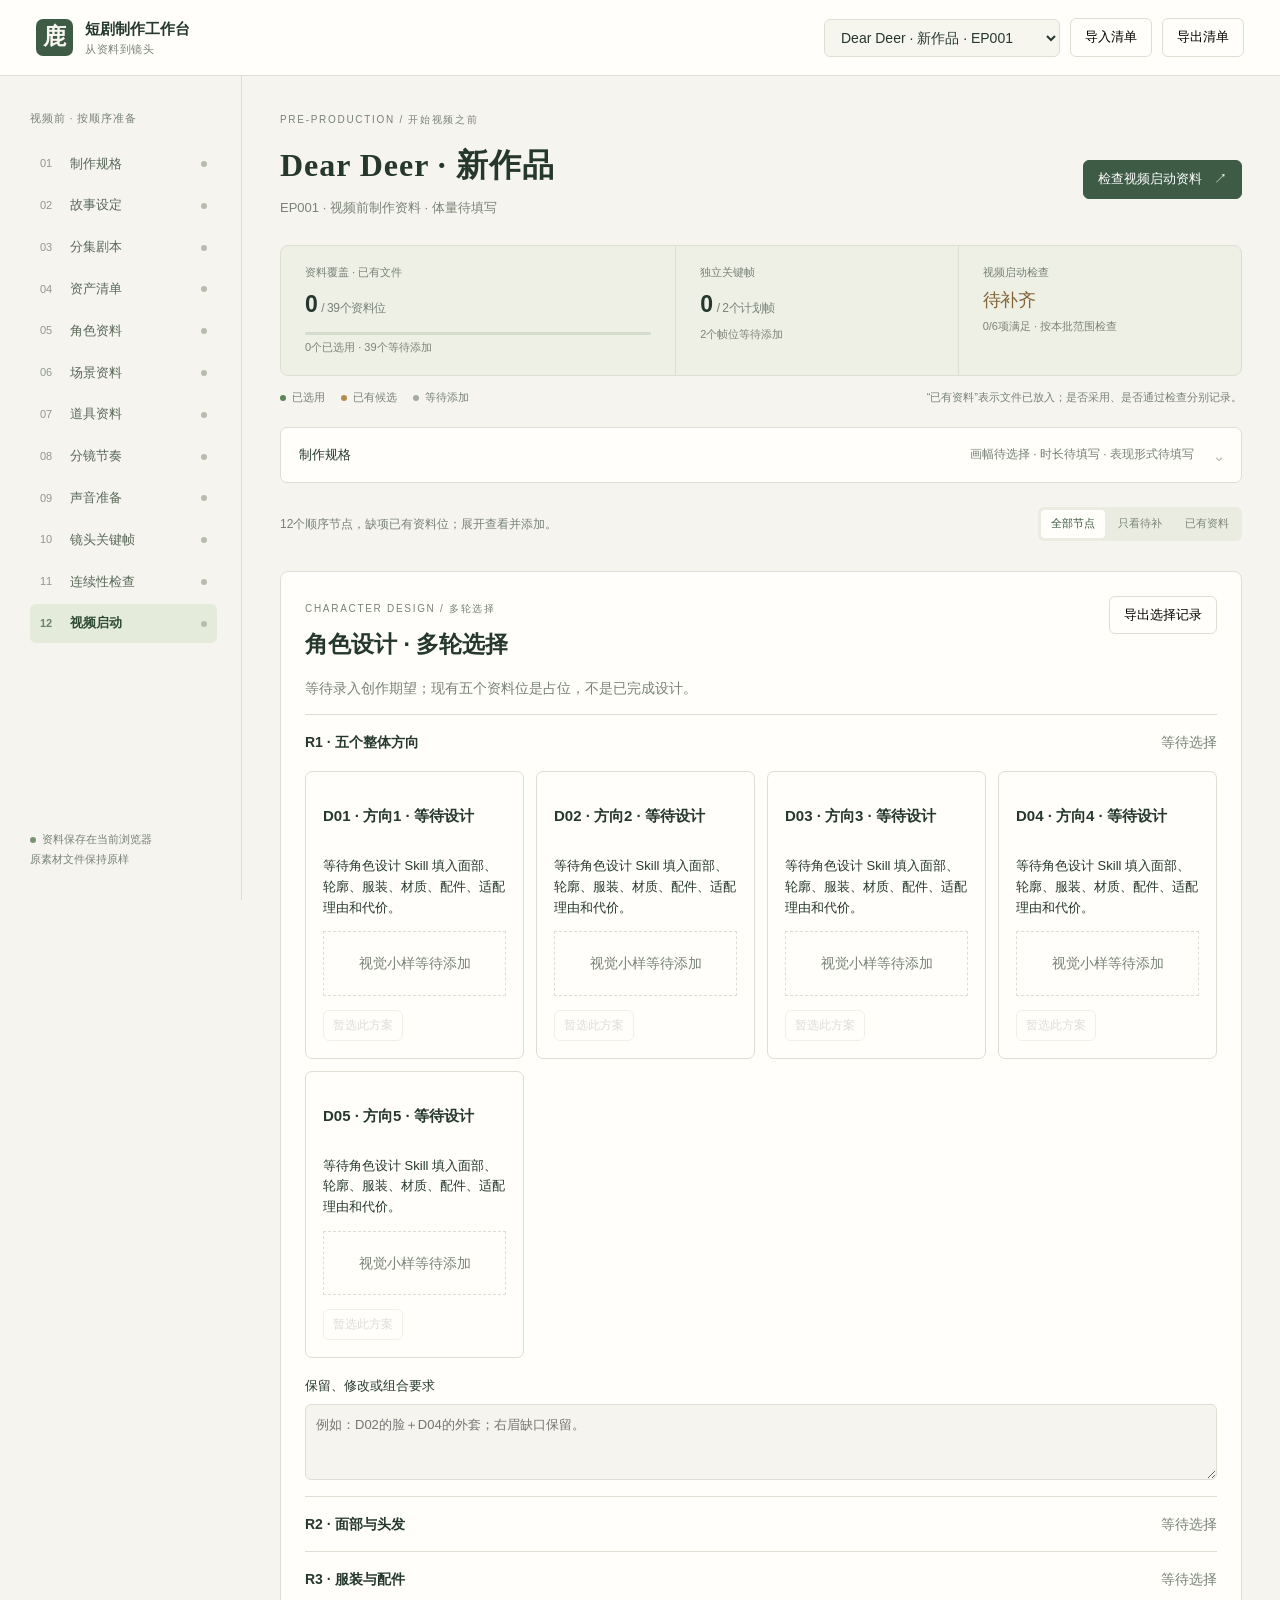
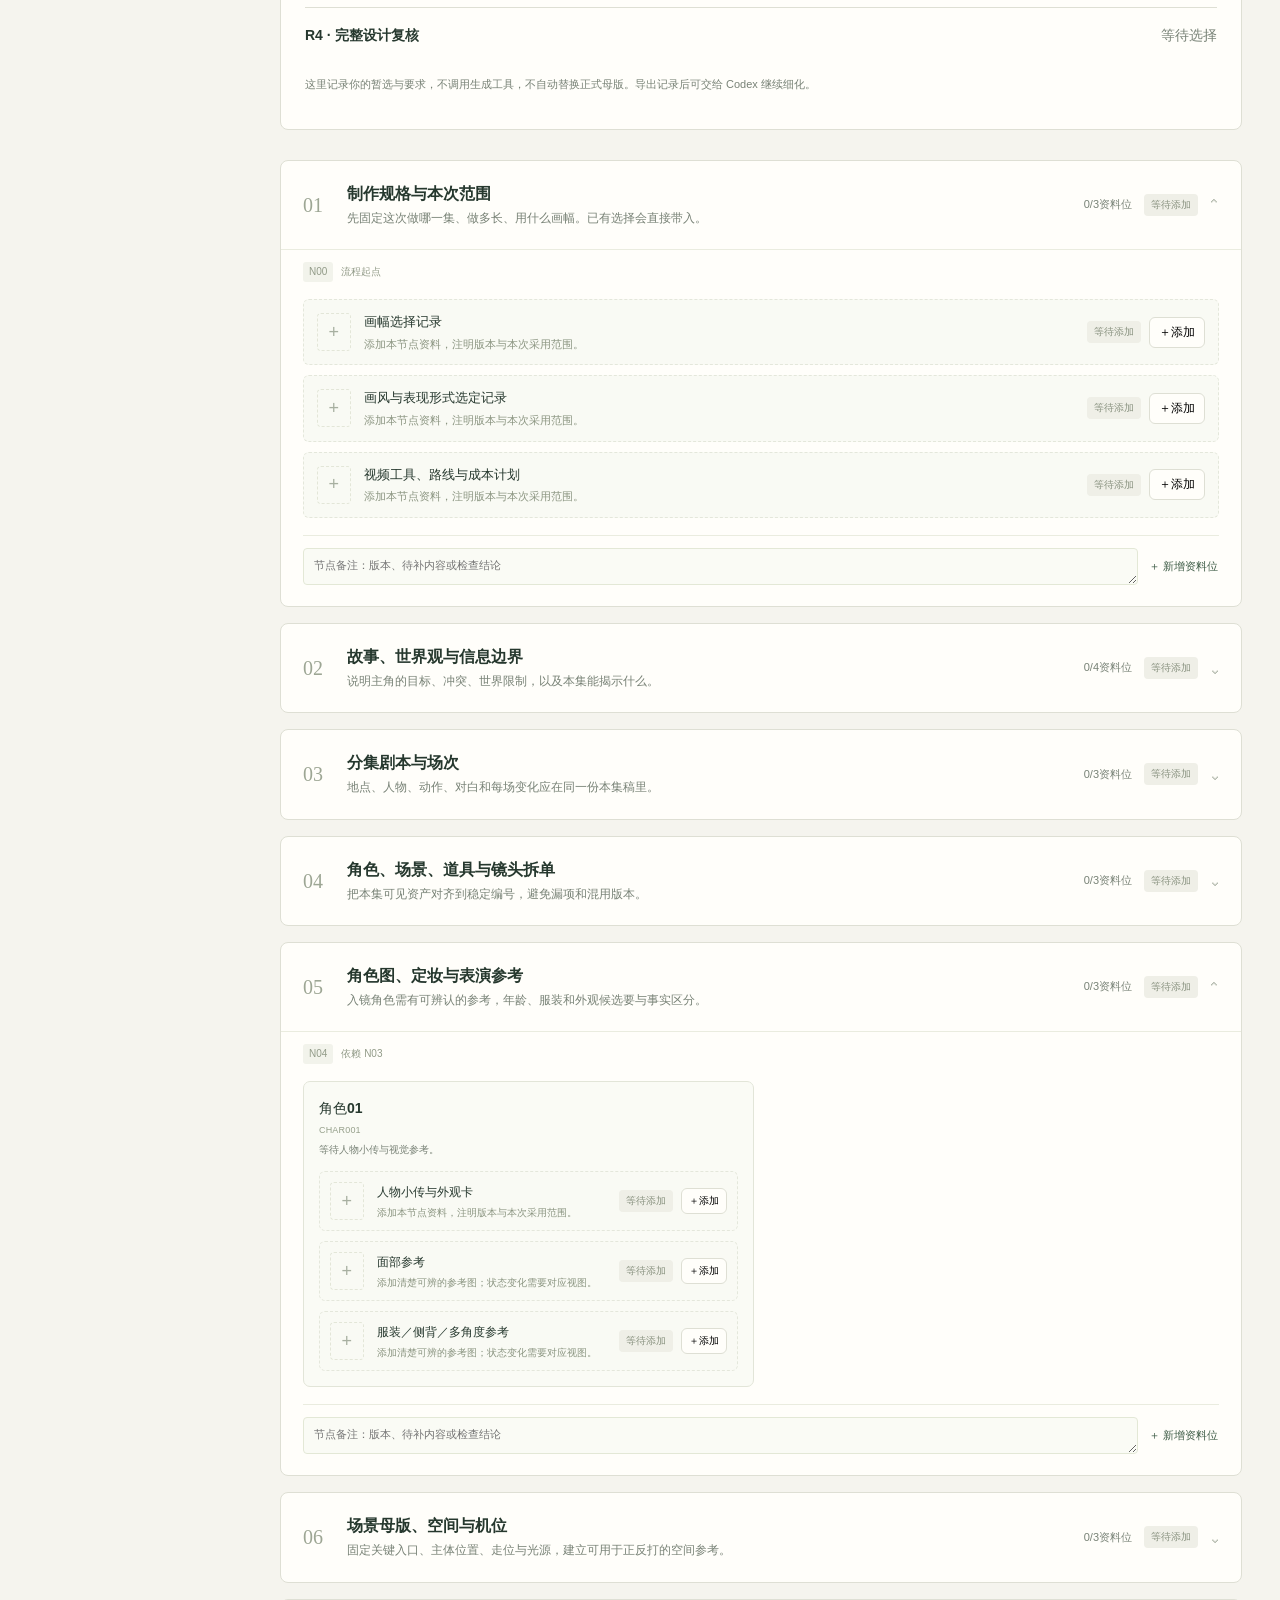
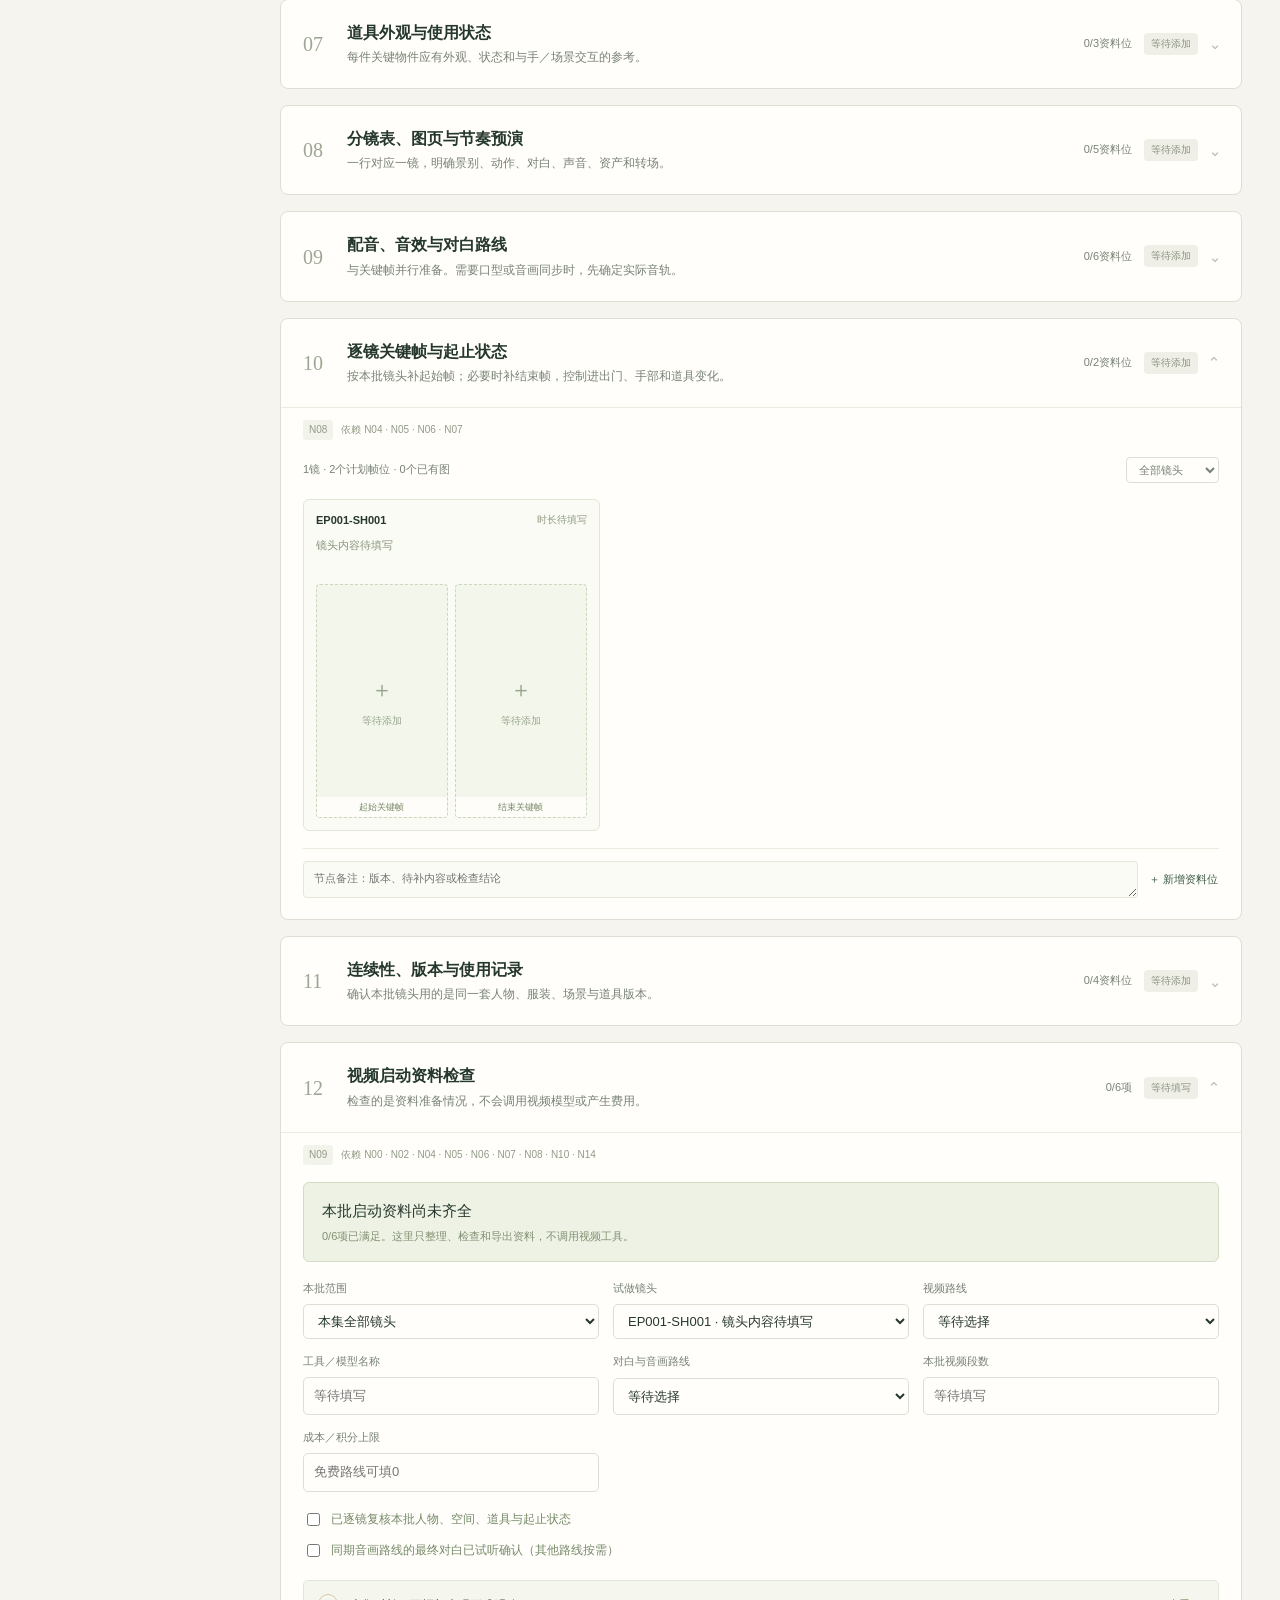
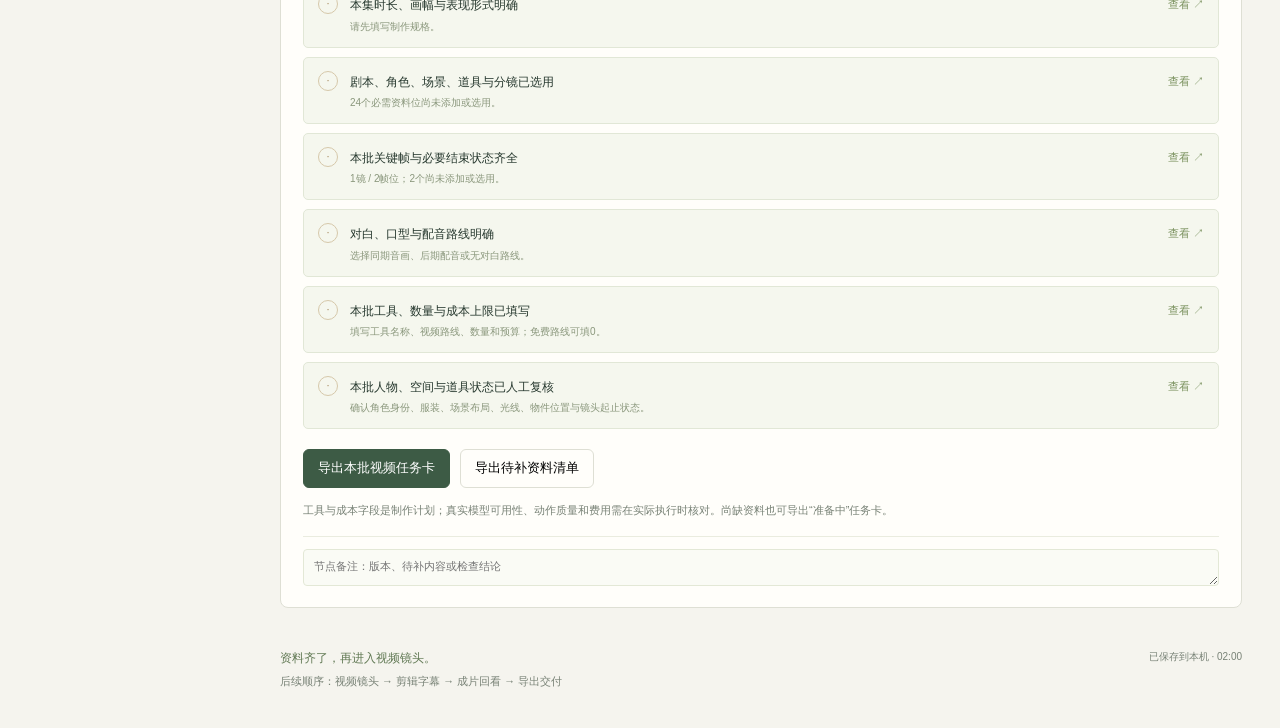
<file: skills/dear-deer-drama-workbench/assets/preproduction-web/index.html>
<!doctype html>
<html lang="zh-CN">
<head>
<meta charset="utf-8">
<link rel="icon" href="data:,">
<meta name="viewport" content="width=device-width,initial-scale=1">
<meta name="description" content="按顺序整理剧本、角色、场景、道具、分镜、声音和关键帧的短剧视频前资料工作台。">
<title>Dear Deer · 视频前资料工作台</title>
<link rel="stylesheet" href="styles.css">
<script src="project-data.js" defer></script>
<script src="app.js" defer></script>
</head>
<body>
<a class="skip-link" href="#workspace">跳到资料节点</a>
<header class="topbar">
<a class="brand" href="#overview"><span class="brand-mark" aria-hidden="true">鹿</span><span>短剧制作工作台<small>从资料到镜头</small></span></a>
<div class="top-actions">
<label class="project-switch"><span class="sr-only">选择项目</span><select id="projectSelect"></select></label>
<button class="button secondary" id="importButton">导入清单</button>
<button class="button secondary" id="exportButton">导出清单</button>
</div>
</header>
<div class="app-shell">
<aside class="sidebar">
<div class="sidebar-label">视频前 · 按顺序准备</div>
<nav id="nodeNav" aria-label="制作节点"></nav>
<div class="sidebar-note"><span class="small-dot"></span>资料保存在当前浏览器<br>原素材文件保持原样</div>
</aside>
<main id="workspace">
<section class="overview" id="overview">
<div class="eyebrow">PRE-PRODUCTION / 开始视频之前</div>
<div class="overview-heading"><div><h1 id="projectTitle"></h1><p id="projectSubtitle"></p></div><button class="button primary" id="checkButton">检查视频启动资料 <span aria-hidden="true">↗</span></button></div>
<div class="summary-grid" id="summary"></div>
<div class="legend"><span><i class="dot green"></i>已选用</span><span><i class="dot amber"></i>已有候选</span><span><i class="dot gray"></i>等待添加</span><p>“已有资料”表示文件已放入；是否采用、是否通过检查分别记录。</p></div>
</section>
<section class="project-settings">
<details id="settingsDetails"><summary><span>制作规格</span><span class="spec-line" id="specLine"></span><span class="chevron" aria-hidden="true">⌄</span></summary>
<form class="metadata-grid" id="metadataForm">
<label>作品名称<input name="title" autocomplete="off" maxlength="80"></label>
<label>当前集号<input name="episode" autocomplete="off" maxlength="24"></label>
<label>本集目标时长（秒）<input name="duration" type="number" min="1" max="7200" placeholder="等待填写"></label>
<label>正式画幅<select name="ratio"><option value="">等待选择</option><option>9:16</option><option>16:9</option><option>1:1</option><option>4:3</option></select></label>
<label>语言<input name="language" maxlength="60"></label>
<label>表现形式<input name="form" placeholder="二维漫剧／三维CG／真人风" maxlength="100"></label>
<label>视觉风格<input name="style" placeholder="等待填写" maxlength="140"></label>
<label>计划总集数<input name="totalEpisodes" type="number" min="1" max="9999" placeholder="等待填写"></label>
</form></details>
</section>
<div class="toolbar"><p id="coverageHint"></p><div class="filters" role="group" aria-label="节点显示范围"><button class="filter active" data-filter="all">全部节点</button><button class="filter" data-filter="missing">只看待补</button><button class="filter" data-filter="available">已有资料</button></div></div>
<section id="characterDesign" class="character-design" aria-label="角色设计多轮选择"></section>
<div id="nodes"></div>
<footer class="page-footer"><div><strong>资料齐了，再进入视频镜头。</strong><p>后续顺序：视频镜头 → 剪辑字幕 → 成片回看 → 导出交付</p></div><span id="saveState" aria-live="polite">本机保存</span></footer>
</main>
</div>
<dialog id="viewer" aria-labelledby="viewerTitle"><div class="dialog-header"><div><h2 id="viewerTitle"></h2><p id="viewerMeta"></p></div><button class="icon-button" id="closeViewer" aria-label="关闭资料预览">×</button></div><div class="viewer-body" id="viewerBody"></div><div class="dialog-footer" id="viewerFooter"></div></dialog>
<dialog id="addDialog" aria-labelledby="addTitle"><form id="addForm"><div class="dialog-header"><h2 id="addTitle">新增资料位</h2><button type="button" class="icon-button" id="closeAdd" aria-label="取消新增">×</button></div><div class="add-form"><label>资料名称<input name="title" required maxlength="100" placeholder="例如：角色02定妆图"></label><label>资料形式<select name="kind"><option value="document">文档</option><option value="image">图片</option><option value="audio">音频</option><option value="video">验证片段</option><option value="text">文字／提示词</option></select></label><label class="check-label"><input type="checkbox" name="required" checked>此资料位是本批必需</label><p class="field-help">新增后显示“等待添加”，不会自动生成素材。</p></div><div class="dialog-footer"><button type="button" class="button secondary" id="cancelAdd">取消</button><button type="submit" class="button primary">建立资料位</button></div></form></dialog>
<input id="fileInput" type="file" multiple hidden accept="image/png,image/jpeg,image/webp,image/gif,application/pdf,text/plain,text/markdown,application/json,.md,.txt,.json,.pdf,.docx,.srt,.csv,audio/mpeg,audio/wav,audio/mp4,audio/x-m4a,video/mp4,.mp3,.wav,.m4a,.mp4">
<input id="importInput" type="file" hidden accept=".json,application/json">
<div class="toast" id="toast" role="status" aria-live="polite"></div>
<noscript><p class="no-script">请启用浏览器JavaScript以查看资料、添加文件和记录节点状态。</p></noscript>
</body></html>
</file>
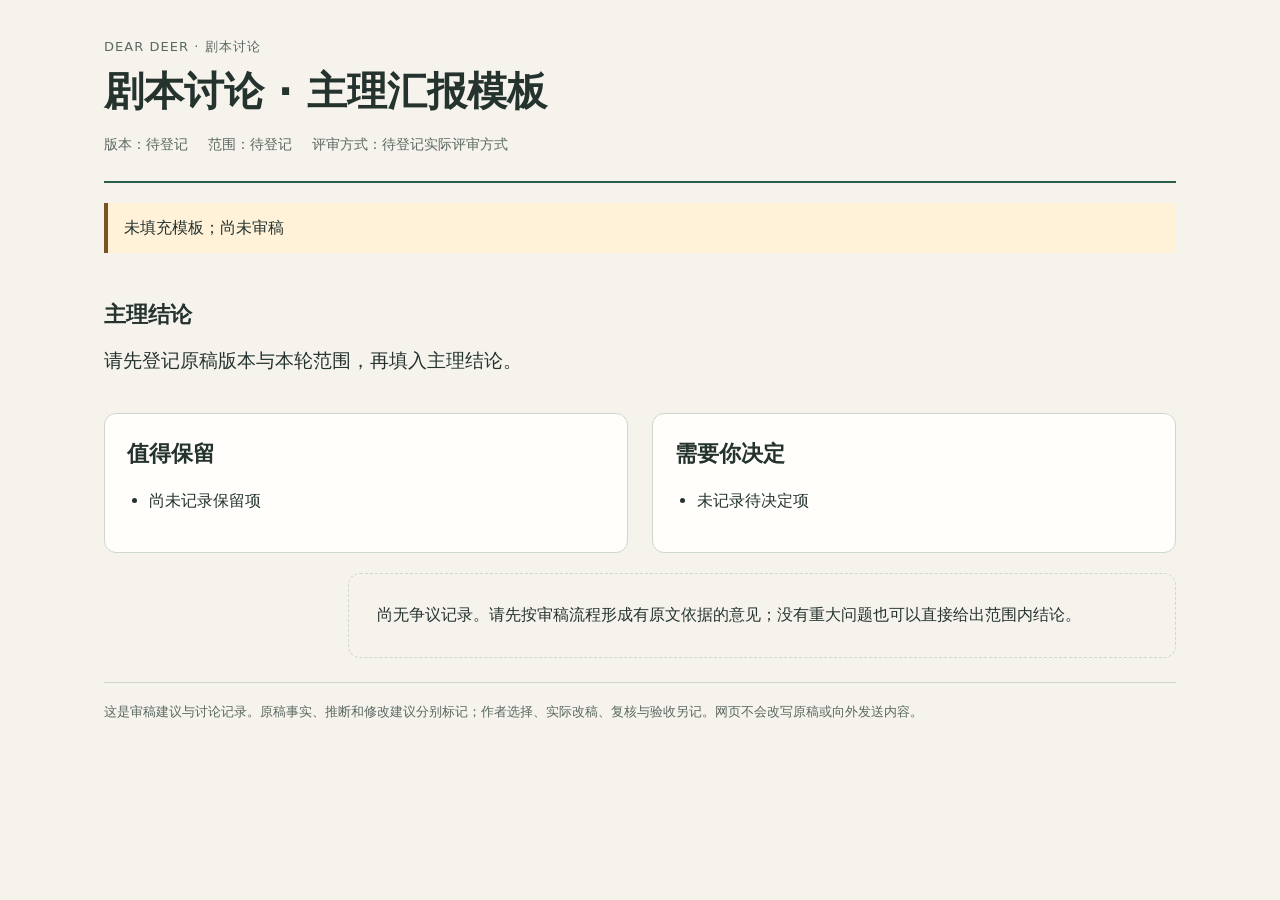
<file: skills/dear-deer-drama-workbench/assets/script-review-report.html>
<!doctype html>
<html lang="zh-CN">
<head>
<meta charset="utf-8">
<meta name="viewport" content="width=device-width, initial-scale=1">
<title>剧本讨论 · 主理汇报模板</title>
<style>
:root{color-scheme:light;--paper:#f6f3ed;--ink:#25332f;--muted:#5b6862;--line:#ced7ce;--green:#285e4b;--soft:#e5eee7;--amber:#795324}*{box-sizing:border-box}body{margin:0;background:var(--paper);color:var(--ink);font:16px/1.65 system-ui,-apple-system,"PingFang SC",sans-serif}main{max-width:1120px;margin:auto;padding:36px 24px 60px}header{border-bottom:2px solid var(--green);padding-bottom:24px}h1{font-size:clamp(26px,4vw,40px);line-height:1.3;margin:8px 0 16px}h2{font-size:22px;margin:0 0 12px}h3{font-size:17px;margin:0 0 6px}p{margin:0 0 12px;white-space:pre-wrap;overflow-wrap:anywhere}.eyebrow,.muted{color:var(--muted)}.eyebrow{font-size:13px;letter-spacing:.08em}.meta{display:flex;flex-wrap:wrap;gap:8px 20px;font-size:14px;color:var(--muted)}.notice{background:#fff2d9;border-left:4px solid var(--amber);padding:12px 16px;margin:20px 0}.summary{padding:24px 0}.columns{display:grid;grid-template-columns:1fr 1fr;gap:24px}.card{background:#fffefa;border:1px solid var(--line);border-radius:12px;padding:22px;margin-bottom:20px}.summary p{font-size:19px}.review-layout{display:grid;grid-template-columns:220px minmax(0,1fr);gap:24px;align-items:start}nav{position:sticky;top:20px}nav button{display:block;width:100%;text-align:left;margin:0 0 8px;overflow-wrap:anywhere}button{font:inherit;color:var(--ink);background:transparent;border:1px solid var(--line);border-radius:8px;padding:10px 14px;cursor:pointer}button:hover{background:var(--soft)}button[aria-pressed="true"]{background:var(--green);color:white;border-color:var(--green)}button:focus-visible{outline:3px solid #b06e22;outline-offset:3px}.switcher{display:flex;gap:8px;flex-wrap:wrap;margin:20px 0 12px}.legend{font-size:13px;color:var(--muted)}.chain{display:flex;align-items:stretch;gap:8px;margin:16px 0 12px}.chain-node{flex:1;min-width:0;border:1px solid var(--green);border-radius:8px;padding:12px;background:var(--soft);overflow-wrap:anywhere}.chain-node.inference{border-style:dashed;background:#fffefa}.chain-node.proposal{border-color:#8d642a;background:#fff2d9}.chain-node.gap{border-style:dashed;border-color:#8d642a;background:#fffefa}.chain-node small{display:block;color:var(--muted);margin:0 0 6px;font-size:12px}.chain-node b{font-size:14px;font-weight:600}.arrow{align-self:center;color:var(--muted)}blockquote{margin:12px 0 20px;padding:12px 16px;background:var(--paper);border-left:3px solid var(--line);white-space:pre-wrap;overflow-wrap:anywhere}.view{border-top:1px solid var(--line);padding-top:16px;margin-top:16px}.decision{background:var(--soft);padding:18px;border-radius:8px;margin:20px 0}.empty{padding:28px;border:1px dashed var(--line);border-radius:12px}ul{padding-left:22px}li{overflow-wrap:anywhere}footer{font-size:13px;color:var(--muted);border-top:1px solid var(--line);padding-top:18px;margin-top:24px}[hidden]{display:none!important}@media(max-width:720px){main{padding:24px 16px 36px}.columns,.review-layout{grid-template-columns:1fr;gap:16px}nav{position:static}.chain{flex-direction:column}.arrow{transform:rotate(90deg)}.card{padding:18px}}
</style>
</head>
<body>
<main>
<header><div class="eyebrow">DEAR DEER · 剧本讨论</div><h1 id="title">主理汇报模板</h1><div class="meta" id="meta"></div></header>
<div class="notice" id="notice">这是未填充的模板，没有实际审稿结果。</div>
<section class="summary" aria-labelledby="summary-title"><h2 id="summary-title">主理结论</h2><p id="conclusion"></p></section>
<div class="columns"><section class="card"><h2>值得保留</h2><ul id="strengths"></ul></section><section class="card"><h2>需要你决定</h2><ul id="questions"></ul></section></div>
<section class="review-layout" aria-label="关键争议">
<nav aria-label="选择争议" id="issue-nav"></nav>
<div>
<div id="empty" class="empty">尚无争议记录。请先按审稿流程形成有原文依据的意见；没有重大问题也可以直接给出范围内结论。</div>
<article class="card" id="issue-card" hidden>
<h2 id="issue-title"></h2><p class="muted" id="location"></p><p class="muted" id="classification"></p>
<div class="switcher" role="group" aria-label="图示版本"><button type="button" id="original-button" aria-pressed="true">原稿</button><button type="button" id="proposal-button" aria-pressed="false">修改建议</button></div>
<p class="legend">标签说明：原稿事实 · 推断（虚线）· 待核验（虚线）· 修改建议（暖色）。箭头表示阅读顺序；具体因果是否成立见说明。</p>
<section aria-label="场次图示" aria-live="polite"><div id="chain" class="chain"></div><p id="caption" class="muted"></p></section>
<h3>原文依据</h3><blockquote id="evidence"></blockquote>
<div id="views"></div>
<section class="decision"><h3 id="decision"></h3><p id="reason"></p><p id="uncertainty"></p></section>
<h3>改稿任务／保留项</h3><p id="task"></p><h3>怎样验证</h3><p id="acceptance"></p>
</article>
</div>
</section>
<footer>这是审稿建议与讨论记录。原稿事实、推断和修改建议分别标记；作者选择、实际改稿、复核与验收另记。网页不会改写原稿或向外发送内容。</footer>
</main>
<!-- 复制到创作目录后，只将本段替换为本轮报告数据。
     写入 JSON 时将小于号转义为 \u003c，防止原文中的结束标签截断 script。
     字段与节点格式见 references/script-review.md；空态不代表审稿通过。 -->
<script id="review-data" type="application/json">
{
  "title": "剧本讨论 · 主理汇报模板",
  "version": "待登记",
  "scope": "待登记",
  "mode": "待登记实际评审方式",
  "status": "未填充模板；尚未审稿",
  "conclusion": "请先登记原稿版本与本轮范围，再填入主理结论。",
  "strengths": [],
  "questions": [],
  "issues": []
}
</script>
<script>
"use strict";
const byId=id=>document.getElementById(id);
const asText=value=>typeof value==="string"?value:"";
let review;
try{review=JSON.parse(byId("review-data").textContent);if(!review||typeof review!=="object"||Array.isArray(review))throw new Error("invalid data");}
catch{review={title:"报告数据无法读取",status:"请检查 review-data JSON；当前不能显示审稿结果",issues:[]};}
const issues=Array.isArray(review.issues)?review.issues.filter(item=>item&&typeof item==="object"):[];
let selected=0,version="original";
function write(id,value,fallback="未记录"){byId(id).textContent=asText(value)||fallback;}
function list(id,values,empty){const host=byId(id);host.replaceChildren();const items=Array.isArray(values)?values.filter(v=>typeof v==="string"):[];for(const value of items.length?items:[empty]){const li=document.createElement("li");li.textContent=value;host.append(li);}}
write("title",review.title,"剧本讨论 · 主理汇报");document.title=byId("title").textContent;
for(const [label,key] of [["版本","version"],["范围","scope"],["评审方式","mode"]]){const span=document.createElement("span");span.textContent=label+"："+(asText(review[key])||"未登记");byId("meta").append(span);}
write("notice",review.status,"未记录验收状态");write("conclusion",review.conclusion,"尚无结论");
list("strengths",review.strengths,"尚未记录保留项");list("questions",review.questions,"未记录待决定项");
function renderDiagram(issue){
  const diagram=issue[version],chain=byId("chain");chain.replaceChildren();
  const nodes=diagram&&Array.isArray(diagram.nodes)?diagram.nodes.filter(n=>n&&typeof n==="object"):[];
  const labels={fact:"原稿事实",inference:"分析推断",proposal:"修改建议",gap:"待核验"};
  nodes.forEach((node,index)=>{if(index){const arrow=document.createElement("span");arrow.className="arrow";arrow.textContent="→";arrow.setAttribute("aria-hidden","true");chain.append(arrow);}const type=Object.hasOwn(labels,node.type)?node.type:"gap";const box=document.createElement("div");box.className="chain-node "+type;const source=document.createElement("small");source.textContent=labels[type]+" · "+(asText(node.source)||"位置未记录");const text=document.createElement("b");text.textContent=asText(node.text)||"内容未记录";box.append(source,text);chain.append(box);});
  write("caption",diagram?.caption,nodes.length?"图示说明未记录":version==="proposal"?"尚无修改方案；保留原稿，不代表已改稿。":"原稿图示尚未记录，请以原文依据为准。");
  byId("original-button").setAttribute("aria-pressed",String(version==="original"));byId("proposal-button").setAttribute("aria-pressed",String(version==="proposal"));
}
function renderIssue(){
  const issue=issues[selected];byId("empty").hidden=Boolean(issue);byId("issue-card").hidden=!issue;if(!issue)return;
  write("issue-title",[asText(issue.id),asText(issue.title)].filter(Boolean).join(" · "));
  write("location",issue.location);write("classification",[issue.kind,issue.impact].filter(v=>typeof v==="string"&&v).join(" · "));
  write("evidence",issue.evidence,"未提供可定位原文：该判断应保留待核验");
  const views=byId("views");views.replaceChildren();
  for(const [label,key] of [["正方 · 为什么可能成立","positive"],["反方 · 最强质询","negative"],["人物 · 动机与关系","character"],["观众 · 信息与感受","audience"]]){const section=document.createElement("section");section.className="view";const h=document.createElement("h3");h.textContent=label;const p=document.createElement("p");p.textContent=asText(issue[key])||"本席意见未记录";section.append(h,p);views.append(section);}
  write("decision","主理裁决："+(asText(issue.decision)||"未裁决"));write("reason",issue.reason);
  write("uncertainty",issue.uncertainty?"保留异议／不确定项："+asText(issue.uncertainty):"尚未记录不确定项");write("task",issue.task);write("acceptance",issue.acceptance);
  [...byId("issue-nav").children].forEach((b,i)=>b.setAttribute("aria-pressed",String(i===selected)));renderDiagram(issue);
}
issues.forEach((issue,index)=>{const button=document.createElement("button");button.type="button";button.textContent=[asText(issue.id),asText(issue.title)].filter(Boolean).join(" · ")||"未命名争议";button.addEventListener("click",()=>{selected=index;version="original";renderIssue();});byId("issue-nav").append(button);});
byId("original-button").addEventListener("click",()=>{version="original";if(issues[selected])renderDiagram(issues[selected]);});byId("proposal-button").addEventListener("click",()=>{version="proposal";if(issues[selected])renderDiagram(issues[selected]);});renderIssue();
</script>
</body>
</html>
</file>
<file: skills/dear-deer-drama-workbench/assets/preproduction-web/styles.css>
:root{--paper:#f5f4ee;--surface:#fffefa;--ink:#26382e;--muted:#788276;--line:#dedfd4;--green:#3d5b45;--green-soft:#e8efe3;--amber:#8c693e;--amber-soft:#f5eedf;--gray:#7c8278;--gray-soft:#efefe7;--radius:8px}
*{box-sizing:border-box}html{scroll-behavior:smooth;scroll-padding-top:96px}body{margin:0;background:var(--paper);color:var(--ink);font-family:-apple-system,BlinkMacSystemFont,"PingFang SC","Microsoft YaHei",sans-serif;font-size:14px;line-height:1.6}button,input,select,textarea{font:inherit}button,summary{cursor:pointer}button:disabled{cursor:default;opacity:.45}a{color:inherit;text-decoration:none}button:focus-visible,a:focus-visible,summary:focus-visible,input:focus-visible,select:focus-visible,textarea:focus-visible{outline:3px solid #93a58b;outline-offset:3px}
.topbar{height:76px;padding:0 36px;display:flex;align-items:center;justify-content:space-between;gap:20px;background:rgba(255,254,250,.97);border-bottom:1px solid var(--line);position:sticky;top:0;z-index:10}
.brand{display:flex;align-items:center;gap:12px;font-size:15px;font-weight:600;white-space:nowrap}.brand small{display:block;color:var(--muted);font-size:11px;font-weight:400;letter-spacing:.05em}.brand-mark{display:grid;place-items:center;width:37px;height:37px;color:#f8f6ef;background:var(--green);border-radius:7px;font-family:"Songti SC",serif;font-size:23px}
.top-actions{display:flex;align-items:center;gap:10px}.project-switch select{min-width:185px;padding:9px 30px 9px 12px;background:#f6f6ef;border:1px solid var(--line);border-radius:6px;color:var(--ink);max-width:240px}
.button{border:1px solid var(--line);border-radius:6px;padding:9px 14px;font-size:13px;line-height:1.4;display:inline-flex;align-items:center;justify-content:center;gap:12px;transition:background .12s,color .12s}.button.primary{background:var(--green);border-color:var(--green);color:white}.button.primary:hover{background:#2f4b36}.button.secondary{background:var(--surface)}.button.secondary:hover{background:#ebeede}.button.subtle{background:transparent;border-color:transparent;color:var(--green);padding:7px 0}.button.small{font-size:12px;padding:6px 9px}
.app-shell{max-width:1550px;margin:auto;display:grid;grid-template-columns:242px minmax(0,1fr)}.sidebar{padding:34px 24px 30px 30px;border-right:1px solid var(--line);height:calc(100vh - 76px);position:sticky;top:76px;display:flex;flex-direction:column;overflow:auto}.sidebar-label{font-size:11px;letter-spacing:.08em;color:var(--muted);margin-bottom:17px}#nodeNav{display:grid;gap:3px}.nav-item{display:flex;gap:12px;align-items:center;padding:9px 10px;border-radius:6px;color:#596858;transition:background .15s}.nav-item:hover{background:#e9edde}.nav-item.active{background:#e4ebdb;color:#2e4b34;font-weight:600}.nav-number{font-variant-numeric:tabular-nums;font-size:11px;opacity:.65;width:18px}.nav-title{flex:1;font-size:13px}.nav-mark{width:6px;height:6px;border-radius:50%;background:#b7bcaf;flex:none}.nav-mark.partial{background:#b39360}.nav-mark.ready{background:#507651}.sidebar-note{font-size:11px;color:var(--muted);line-height:1.8;margin-top:auto;padding-top:28px}.small-dot{display:inline-block;background:#799574;width:6px;height:6px;border-radius:50%;margin-right:6px}
main{padding:36px 38px 25px;min-width:0}.eyebrow{font-size:10px;letter-spacing:.17em;color:var(--muted);margin-bottom:12px}.overview-heading{display:flex;align-items:center;justify-content:space-between;gap:22px}h1{font-family:"Songti SC","STSong",serif;font-size:32px;letter-spacing:.03em;margin:0;font-weight:650}.overview-heading p{margin:7px 0 0;color:#7a8375;font-size:13px}.summary-grid{display:grid;grid-template-columns:1.4fr 1fr 1fr;gap:0;background:#eeefe5;border:1px solid #dce0d0;border-radius:8px;margin-top:26px}.summary-cell{padding:18px 24px;border-right:1px solid #dce0d0;min-width:0}.summary-cell:last-child{border-right:0}.summary-label{color:var(--muted);font-size:11px;margin-bottom:4px}.summary-value{font-size:23px;font-weight:550;letter-spacing:-.02em}.summary-value small{font-size:12px;color:var(--muted);font-weight:400;margin-left:4px}.summary-value.warning{font-size:18px;color:#826437}.summary-sub{color:#7c8576;font-size:11px;margin-top:4px}.progress-track{height:3px;background:#d4dccb;width:100%;margin-top:10px;border-radius:3px;overflow:hidden}.progress-fill{height:100%;background:#698061}
.legend{display:flex;flex-wrap:wrap;gap:16px;align-items:center;font-size:11px;color:var(--muted);padding:13px 0 20px}.legend span{display:flex;align-items:center;gap:6px}.legend p{margin:0 0 0 auto;font-size:11px}.dot{display:inline-block;width:6px;height:6px;border-radius:50%}.dot.green{background:#5f8458}.dot.amber{background:#b08c54}.dot.gray{background:#a4ab9f}
.project-settings{border:1px solid var(--line);border-radius:7px;background:var(--surface);margin-bottom:24px}.project-settings summary{list-style:none;display:flex;align-items:center;gap:20px;padding:13px 18px;font-size:13px;font-weight:500}.project-settings summary::-webkit-details-marker{display:none}.spec-line{font-size:12px;font-weight:400;color:var(--muted);margin-left:auto;min-width:0;overflow-wrap:anywhere}.chevron{color:#8f9988;font-size:18px;transition:transform .15s}details[open]>summary .chevron{transform:rotate(180deg)}.metadata-grid{display:grid;grid-template-columns:repeat(4,minmax(0,1fr));gap:16px;padding:18px;border-top:1px solid var(--line)}
.metadata-grid label,.add-form label,.video-settings label{display:grid;gap:6px;color:var(--muted);font-size:11px}.metadata-grid input,.metadata-grid select,.add-form input,.add-form select,.video-settings input,.video-settings select{width:100%;min-width:0;border:1px solid var(--line);background:#fffefa;border-radius:5px;padding:8px 10px;color:var(--ink);font-size:13px}
.toolbar{display:flex;align-items:center;justify-content:space-between;gap:15px;margin-bottom:15px}.toolbar p{font-size:12px;color:var(--muted);margin:0}.filters{display:flex;gap:3px;background:#eaece2;border-radius:6px;padding:3px}.filter{border:0;background:transparent;color:#7b8676;border-radius:4px;padding:5px 10px;font-size:11px;white-space:nowrap}.filter.active{background:#fffefa;color:#3f5842}
.node{border:1px solid var(--line);border-radius:var(--radius);background:var(--surface);margin-bottom:16px;scroll-margin-top:95px;overflow:hidden}.node>summary{list-style:none;display:flex;align-items:center;gap:14px;padding:21px 22px;position:relative}.node>summary::-webkit-details-marker{display:none}.node-order{color:#9da694;font-size:20px;font-family:"Georgia",serif;min-width:30px}.node-heading{min-width:0;flex:1}.node-heading h2{font-size:16px;line-height:1.45;margin:0;font-weight:600}.node-heading p{font-size:12px;color:var(--muted);margin:4px 0 0}.node-summary-side{display:flex;align-items:center;gap:12px;margin-left:auto;flex:none}.node-count{font-size:11px;color:var(--muted);white-space:nowrap}.badge{display:inline-flex;align-items:center;justify-content:center;border-radius:4px;padding:3px 7px;font-size:10px;white-space:nowrap;font-weight:450}.badge.ready{background:var(--green-soft);color:#497047}.badge.candidate,.badge.partial{background:var(--amber-soft);color:#916a34}.badge.waiting{background:var(--gray-soft);color:#8a9381}.node-body{padding:0 22px 21px;border-top:1px solid #eaecdf}.node-meta{display:flex;align-items:center;flex-wrap:wrap;gap:8px;font-size:10px;color:#929b88;padding:12px 0 17px}.meta-tag{background:#f2f3eb;padding:2px 6px;border-radius:3px}
.materials{display:grid;gap:10px}.material{border:1px solid #e4e7db;border-radius:6px;background:#fffefa;overflow:hidden}.material.waiting{border-style:dashed;background:#f9faf4}.material-main{display:flex;align-items:center;gap:13px;padding:12px 13px}.material-icon{width:34px;height:38px;display:grid;place-items:center;flex:none;border:1px solid #e3e6d8;border-radius:4px;background:#f2f4e9;color:#81926e;font-size:10px;font-weight:600;letter-spacing:.04em}.material.waiting .material-icon{border-style:dashed;background:transparent;font-size:18px;font-weight:350;color:#a7afa0}.material-info{min-width:0;flex:1}.material-title{display:flex;align-items:center;gap:8px;flex-wrap:wrap;font-size:13px;font-weight:500}.optional{font-size:9px;color:#a3ac98;border:1px solid #e3e7d9;padding:0 4px;border-radius:3px;font-weight:400}.material-note{font-size:11px;color:#8b9581;margin-top:3px;line-height:1.5}.material-actions{display:flex;align-items:center;gap:8px;flex:none}.asset-list{display:flex;flex-wrap:wrap;gap:7px;border-top:1px solid #eff0e8;padding:9px 13px}.asset-chip{display:inline-flex;align-items:center;gap:6px;border:1px solid #e6e9dd;background:#f8f9f2;border-radius:4px;padding:4px 8px;font-size:10px;color:#6d7f60;max-width:100%;text-align:left}.asset-chip span{overflow:hidden;text-overflow:ellipsis;white-space:nowrap;max-width:240px}.remove-chip{border:0;background:transparent;color:#9fa88e;font-size:14px;padding:0 0 0 4px;line-height:1}.select-row{display:flex;gap:8px;align-items:center;padding:0 13px 9px;font-size:10px;color:#819177}.select-row input,.check-label input{accent-color:var(--green);width:13px;height:13px}.attachment-note{font-size:10px;color:#b07d48;display:block;padding:4px 13px 9px}.asset-feature{padding:0 13px 12px;display:flex;gap:9px;overflow:auto}.preview-thumb{border:0;padding:0;background:#e8e9df;border-radius:4px;overflow:hidden;position:relative;width:120px;height:116px;flex:none;cursor:pointer}.preview-thumb img{display:block;width:100%;height:100%;object-fit:cover;object-position:top}.preview-thumb.wide{width:210px}.preview-thumb.tall{height:170px;width:96px}.preview-thumb:after{content:"查看";position:absolute;right:6px;bottom:6px;background:rgba(255,254,250,.92);padding:1px 5px;font-size:9px;color:#556b4b;border-radius:3px}.inline-video{width:100%;max-width:330px;max-height:300px;background:#202921;display:block;border-radius:5px}.inline-audio{width:100%;max-width:310px;height:34px}.audio-line{display:grid;gap:6px;min-width:270px;font-size:10px;color:var(--muted);padding:4px 0}
.groups{display:grid;grid-template-columns:repeat(2,minmax(0,1fr));gap:15px}.group{border:1px solid #e2e5d8;border-radius:7px;padding:15px;background:#fafbf5;min-width:0}.group-header{display:flex;align-items:start;gap:8px;justify-content:space-between;margin-bottom:13px}.group-header h3{margin:0;font-size:14px;font-weight:550}.group-header code{font-family:inherit;font-size:9px;letter-spacing:.02em;color:#96a08b;display:block;margin-top:3px}.group-header p{font-size:10px;color:var(--muted);margin:5px 0 0}.group .material-main{padding:10px}.group .material-note{font-size:10px}.group .material-actions .button{padding:5px 7px;font-size:10px}.group .material-title{font-size:12px}.group .asset-feature{padding:0 10px 10px}.prop-grid{grid-template-columns:repeat(3,minmax(0,1fr))}.prop-visual{height:120px;border-radius:5px;margin:0 0 11px;background:#e9eadf;position:relative;overflow:hidden}.prop-visual img{width:100%;height:100%;object-fit:cover;object-position:var(--crop,center);opacity:.95}.prop-visual .crop-image{position:absolute;max-width:none}.prop-placeholder{display:grid;place-items:center;height:100%;border:1px dashed #d1d7c5;border-radius:5px;font-size:11px;color:#9da890}.prop-grid .group{padding:12px}.prop-grid .material-icon{display:none}.prop-grid .material-main{gap:5px;padding:9px}.prop-grid .material-info{flex:1}.prop-grid .material-note{display:none}.prop-grid .material-actions{gap:5px}.prop-grid .asset-list{padding:6px 9px}.prop-grid .select-row{padding:0 9px 7px}
.shot-toolbar{display:flex;align-items:center;justify-content:space-between;gap:14px;margin:0 0 16px;font-size:11px;color:var(--muted)}.shot-toolbar select{font-size:11px;padding:5px 8px;border:1px solid var(--line);border-radius:4px;background:#fffefa;color:var(--muted)}.shot-grid{display:grid;grid-template-columns:repeat(3,minmax(0,1fr));gap:13px}.shot{border:1px solid #e2e6d6;border-radius:6px;background:#fafbf4;padding:12px;min-width:0}.shot-top{display:flex;justify-content:space-between;gap:8px;font-size:11px;font-weight:550}.shot-top span{font-size:10px;color:#8f9b83;font-weight:400}.shot-desc{font-size:11px;color:#89957f;line-height:1.6;min-height:35px;margin:7px 0 12px}.shot-pair{display:grid;grid-template-columns:repeat(2,minmax(0,1fr));gap:7px}.frame-slot{aspect-ratio:9/16;display:flex;align-items:center;justify-content:center;flex-direction:column;gap:6px;position:relative;border:1px dashed #ccd6bf;background:#f3f6eb;border-radius:4px;overflow:hidden;padding:0;min-width:0;color:#98a68b;font-size:10px;width:100%}.frame-slot img{width:100%;height:100%;object-fit:cover}.frame-slot.empty:hover{background:#e8efdf}.frame-slot .frame-plus{font-size:22px;font-weight:300}.frame-label{position:absolute;bottom:0;left:0;right:0;background:rgba(255,254,250,.93);padding:3px 2px;text-align:center;font-size:9px;color:#748765}.frame-selection{display:flex;align-items:center;gap:5px;font-size:9px;color:#8c9a80;margin:6px 0}.frame-selection input{accent-color:var(--green);width:11px;height:11px}.frame-options{display:flex;justify-content:space-between;margin-top:7px;font-size:9px;color:#819474}.frame-options button{font:inherit;background:transparent;border:0;color:inherit;padding:0}.single-frame .shot-pair{grid-template-columns:1fr}.single-frame .frame-slot{max-height:210px;aspect-ratio:9/16}.node-footer{display:flex;justify-content:space-between;gap:10px;align-items:center;border-top:1px solid #eaecdf;margin-top:17px;padding-top:12px}.node-note{width:100%;min-width:0;border:1px solid #e3e8d6;border-radius:4px;background:#fafbf5;padding:8px 10px;font-size:11px;resize:vertical;min-height:37px;color:var(--ink)}.node-footer .button{white-space:nowrap;font-size:11px}
.gate-intro{background:#edf2e4;border:1px solid #d3ddc5;border-radius:6px;padding:16px 18px;margin-bottom:18px}.gate-intro h3{font-size:15px;margin:0 0 5px;font-weight:550}.gate-intro p{font-size:11px;color:#829172;margin:0}.video-settings{display:grid;grid-template-columns:repeat(3,minmax(0,1fr));gap:14px;margin:18px 0}.checklist{display:grid;gap:9px;margin:20px 0}.gate-row{display:flex;gap:12px;align-items:start;padding:12px 14px;background:#f5f7ee;border:1px solid #e1e7d6;border-radius:5px}.gate-indicator{display:grid;place-items:center;flex:none;height:20px;width:20px;border-radius:50%;border:1px solid #c4d1b7;color:#a0ad8e;font-size:11px;margin-top:1px}.gate-row.pass .gate-indicator{background:#688a56;border-color:#688a56;color:white}.gate-row.fail .gate-indicator{border-color:#d6c8aa;color:#a58b60}.gate-row div:nth-child(2){flex:1}.gate-row strong{font-size:12px;font-weight:500}.gate-row p{font-size:10px;color:#8a977c;margin:3px 0 0}.gate-row a{font-size:11px;color:#7b925f;white-space:nowrap;padding-top:3px}.check-label{display:flex!important;align-items:center;gap:8px;font-size:12px;color:#758968;margin:12px 0}.gate-actions{display:flex;flex-wrap:wrap;gap:10px;align-items:center}.gate-help{color:var(--muted);font-size:11px;margin-top:14px}.no-results{padding:30px;color:var(--muted);font-size:13px;border:1px dashed var(--line);text-align:center;border-radius:8px}
.page-footer{display:flex;justify-content:space-between;gap:20px;color:var(--muted);padding:25px 0 12px;font-size:11px}.page-footer strong{color:#617954;font-weight:500;font-size:12px}.page-footer p{margin:5px 0 0}.page-footer span{white-space:nowrap;font-size:10px}
dialog{padding:0;border:1px solid #cfd5c4;border-radius:10px;background:var(--surface);color:var(--ink);width:min(1000px,calc(100vw - 36px));max-height:90vh;overflow:auto;box-shadow:0 20px 80px #23332438}dialog::backdrop{background:#26332680;backdrop-filter:blur(3px)}.dialog-header{display:flex;align-items:start;justify-content:space-between;gap:20px;padding:20px 24px;border-bottom:1px solid var(--line);background:var(--surface);position:sticky;top:0;z-index:1}.dialog-header h2{margin:0;font-size:17px;font-weight:550}.dialog-header p{font-size:11px;color:var(--muted);margin:5px 0 0}.icon-button{width:29px;height:29px;border:1px solid var(--line);background:#f4f6ed;border-radius:4px;color:#80916d;font-size:21px;line-height:1;flex:none}.viewer-body{padding:24px;min-height:100px;overflow:auto}.viewer-body>img{display:block;max-width:100%;max-height:72vh;height:auto;margin:auto}.viewer-body>video{display:block;width:100%;max-height:65vh;background:#172516}.viewer-body>audio{display:block;width:100%;max-width:650px;margin:30px auto}.viewer-body pre{white-space:pre-wrap;word-break:break-word;font-size:12px;line-height:1.8;color:#607653;background:#f1f5e8;padding:18px;border-radius:5px}.document h1{font-family:inherit;font-size:24px;margin:0 0 20px}.document h2{font-size:18px;margin:24px 0 12px}.document h3{font-size:15px;margin:18px 0 10px}.document p{font-size:13px;line-height:1.9;overflow-wrap:anywhere}.document ul{font-size:13px;line-height:1.9;padding-left:21px}.document blockquote{border-left:3px solid #b5c5a2;padding:10px 15px;background:#f2f5e9;margin:12px 0;color:#6d865a;font-size:13px}.document code{background:#eef2e5;color:#6d8756;padding:1px 4px;border-radius:3px;font-size:11px}.doc-table-wrap{width:100%;overflow:auto;margin:16px 0}.document table{border-collapse:collapse;font-size:11px;min-width:500px}.document th,.document td{padding:8px 10px;border:1px solid #dce3d0;text-align:left;vertical-align:top;min-width:90px}.document th{background:#edf2e4;font-weight:500}.document td{background:#fbfcf7}.dialog-footer{padding:14px 24px;border-top:1px solid var(--line);display:flex;justify-content:end;align-items:center;gap:10px;flex-wrap:wrap}.dialog-footer p{margin:0 auto 0 0;color:var(--muted);font-size:11px}.add-form{display:grid;gap:16px;padding:22px 24px}.field-help{font-size:11px;color:var(--muted);margin:0}#addDialog{max-width:480px}
.toast{position:fixed;bottom:22px;left:50%;transform:translate(-50%,15px);opacity:0;pointer-events:none;background:#304c35;color:#f9fcf4;padding:11px 18px;border-radius:6px;font-size:12px;max-width:90vw;z-index:100;transition:opacity .2s,transform .2s}.toast.visible{opacity:1;transform:translate(-50%,0)}.sr-only{position:absolute;width:1px;height:1px;padding:0;margin:-1px;overflow:hidden;clip:rect(0,0,0,0);white-space:nowrap;border:0}.skip-link{position:fixed;top:4px;left:8px;z-index:200;transform:translateY(-150%);background:white;padding:8px;color:var(--green)}.skip-link:focus{transform:translateY(0)}.no-script{padding:20px}
@media(min-width:1700px){main{padding-right:48px;padding-left:48px}.sidebar{padding-left:36px}}
@media(max-width:1180px){.app-shell{grid-template-columns:205px minmax(0,1fr)}.sidebar{padding-left:18px;padding-right:15px}main{padding:28px 24px}.prop-grid{grid-template-columns:repeat(2,minmax(0,1fr))}.summary-cell{padding:16px 18px}.legend p{width:100%;margin:0}.metadata-grid{grid-template-columns:repeat(2,minmax(0,1fr))}.node-summary-side{gap:8px}.shot-grid{grid-template-columns:repeat(2,minmax(0,1fr))}}
@media(max-width:800px){.topbar{padding:0 18px;height:auto;min-height:70px;flex-wrap:wrap;padding-top:13px;padding-bottom:13px;gap:12px}.brand small{display:none}.brand-mark{width:31px;height:31px;font-size:20px}.brand{font-size:13px}.top-actions{gap:7px;flex-wrap:wrap;justify-content:end;flex:1}.project-switch select{min-width:0;width:150px;font-size:11px;padding:8px}.top-actions .button{font-size:11px;padding:8px}.app-shell{display:block}.sidebar{height:auto;position:sticky;top:69px;z-index:9;padding:8px 16px;border-right:0;border-bottom:1px solid var(--line);background:var(--paper);overflow:auto;display:block}.sidebar-label,.sidebar-note{display:none}#nodeNav{display:flex;gap:2px;min-width:max-content}.nav-item{padding:7px 9px;gap:6px}.nav-title{font-size:11px}.nav-number{width:auto;font-size:10px}.nav-mark{width:4px;height:4px}.nav-item.active{font-weight:500}main{padding:25px 18px}.overview-heading{align-items:start;gap:14px}h1{font-size:27px}.overview-heading>.button{font-size:11px;padding:8px 10px;white-space:nowrap}.overview-heading p{font-size:11px}.summary-grid{grid-template-columns:1.2fr 1fr 1fr;margin-top:22px}.summary-cell{padding:13px 12px}.summary-label{font-size:9px}.summary-value{font-size:20px}.summary-value.warning{font-size:14px}.summary-sub{font-size:9px}.summary-value small{font-size:10px}.legend{gap:12px;padding-bottom:16px}.legend p{font-size:10px}.toolbar{align-items:start}.toolbar p{font-size:10px}.filter{font-size:10px;padding:5px 7px}.node>summary{padding:17px 15px;gap:9px}.node-order{font-size:17px;min-width:24px}.node-heading h2{font-size:14px}.node-heading p{font-size:10px;max-width:290px}.node-summary-side{gap:7px}.node-count{display:none}.node-body{padding:0 15px 16px}.groups{gap:10px}.group{padding:12px}.video-settings{grid-template-columns:repeat(2,minmax(0,1fr))}.page-footer{flex-direction:column;gap:6px}.viewer-body{padding:17px}.dialog-header{padding:16px 18px}.dialog-footer{padding:12px 18px}}
@media(max-width:540px){.topbar{gap:10px}.brand{flex:1}.top-actions{flex:initial}.top-actions .button{font-size:10px;padding:7px}.project-switch{width:100%;order:-1;display:none}.top-actions{gap:5px}.sidebar{top:61px}.overview-heading{display:block}.overview-heading>.button{margin-top:13px}.summary-grid{grid-template-columns:1fr 1fr}.summary-cell:nth-child(2){border-right:0}.summary-cell:last-child{grid-column:1/-1;border-top:1px solid #dce0d0;padding:12px}.summary-cell:last-child .summary-label{display:inline;margin-right:8px}.summary-cell:last-child .summary-value{display:inline;font-size:13px}.summary-cell:last-child .summary-sub{display:inline;margin-left:10px}.metadata-grid{gap:12px;padding:15px}.spec-line{font-size:10px}.project-settings summary{padding:11px 14px;gap:8px}.toolbar{display:block}.filters{width:max-content;margin-top:10px}.groups,.prop-grid{grid-template-columns:1fr}.node-heading p{max-width:220px}.badge{font-size:9px;padding:3px 5px}.node-summary-side .chevron{display:none}.material-main{padding:11px;gap:9px}.material-icon{width:27px;height:31px;font-size:8px}.material-title{font-size:12px}.material-actions{gap:5px}.material-actions .button{font-size:10px;padding:6px 8px}.material-note{font-size:10px}.node-footer{display:block}.node-footer .button{margin-top:9px}.group .material-note{display:block}.prop-grid .material-note{display:none}.prop-visual{height:135px}.shot-grid{grid-template-columns:repeat(2,minmax(0,1fr));gap:9px}.shot{padding:9px}.shot-desc{font-size:10px;min-height:46px}.shot-top{font-size:10px;display:block}.shot-top span{display:block;margin-top:2px}.shot-pair{gap:4px}.frame-slot{font-size:8px}.frame-selection{font-size:8px;gap:3px}.frame-selection input{width:10px;height:10px}.video-settings{grid-template-columns:1fr 1fr;gap:12px}.gate-row{padding:10px;gap:8px}.gate-row p{font-size:10px}.gate-row a{font-size:10px}.gate-intro{padding:13px}.gate-intro h3{font-size:14px}.gate-actions .button{font-size:11px}dialog{width:calc(100vw - 20px);max-height:94vh}.preview-thumb{width:95px;height:105px}.preview-thumb.wide{width:160px}.audio-line{min-width:230px}.page-footer span{font-size:10px}}
@media(prefers-reduced-motion:reduce){html{scroll-behavior:auto}*,*:before,*:after{transition:none!important;animation:none!important}}
@media(max-width:800px){.sidebar{top:var(--topbar-height,70px)}}
@media(max-width:540px){.brand{flex:0}.brand>span:last-child{display:none}.project-switch{display:block;width:auto;order:0}.project-switch select{width:124px;font-size:10px}.top-actions{flex:1;justify-content:end;gap:5px}.summary-value small{display:inline}}

.prop-visual{height:auto;aspect-ratio:512/468}

.character-design{margin:30px 0;padding:24px;background:var(--surface);border:1px solid var(--line);border-radius:var(--radius)}.design-heading{display:flex;justify-content:space-between;align-items:start;gap:16px}.design-heading h2{margin:8px 0;font-size:23px}.design-heading p{color:var(--muted)}.design-round{border-top:1px solid var(--line);padding:16px 0}.design-round summary{display:flex;justify-content:space-between;font-weight:600}.direction-grid{display:grid;grid-template-columns:repeat(auto-fit,minmax(205px,1fr));gap:12px;margin:18px 0}.direction-card{padding:17px;border:1px solid var(--line);border-radius:7px}.direction-card.picked{border-color:var(--green);background:var(--green-soft)}.direction-card h3{font-size:15px}.direction-card p{font-size:13px;white-space:pre-line}.direction-placeholder{padding:20px 8px;border:1px dashed var(--line);color:var(--muted);text-align:center;margin-bottom:14px}.design-note{display:block;font-size:13px}.design-note textarea{display:block;width:100%;min-height:76px;resize:vertical;margin-top:7px;border:1px solid var(--line);border-radius:6px;background:var(--paper);padding:10px}.version-choice{display:flex;gap:10px;align-items:center;font-size:12px;margin:8px 0}.version-choice select{max-width:100%;min-width:0;border:1px solid var(--line);padding:5px;border-radius:5px}.design-round summary span{color:var(--muted);font-weight:400}.direction-card .preview-thumb{width:100%;height:190px}.direction-card img{object-fit:contain}@media(max-width:600px){.character-design{padding:16px}.design-heading{display:block}.direction-grid{grid-template-columns:1fr}.version-choice{display:block}.version-choice select{display:block;width:100%}}

.direction-card{display:flex;flex-direction:column}.direction-card .direction-placeholder{margin-top:auto}.direction-card>button{align-self:flex-start}
</file>
